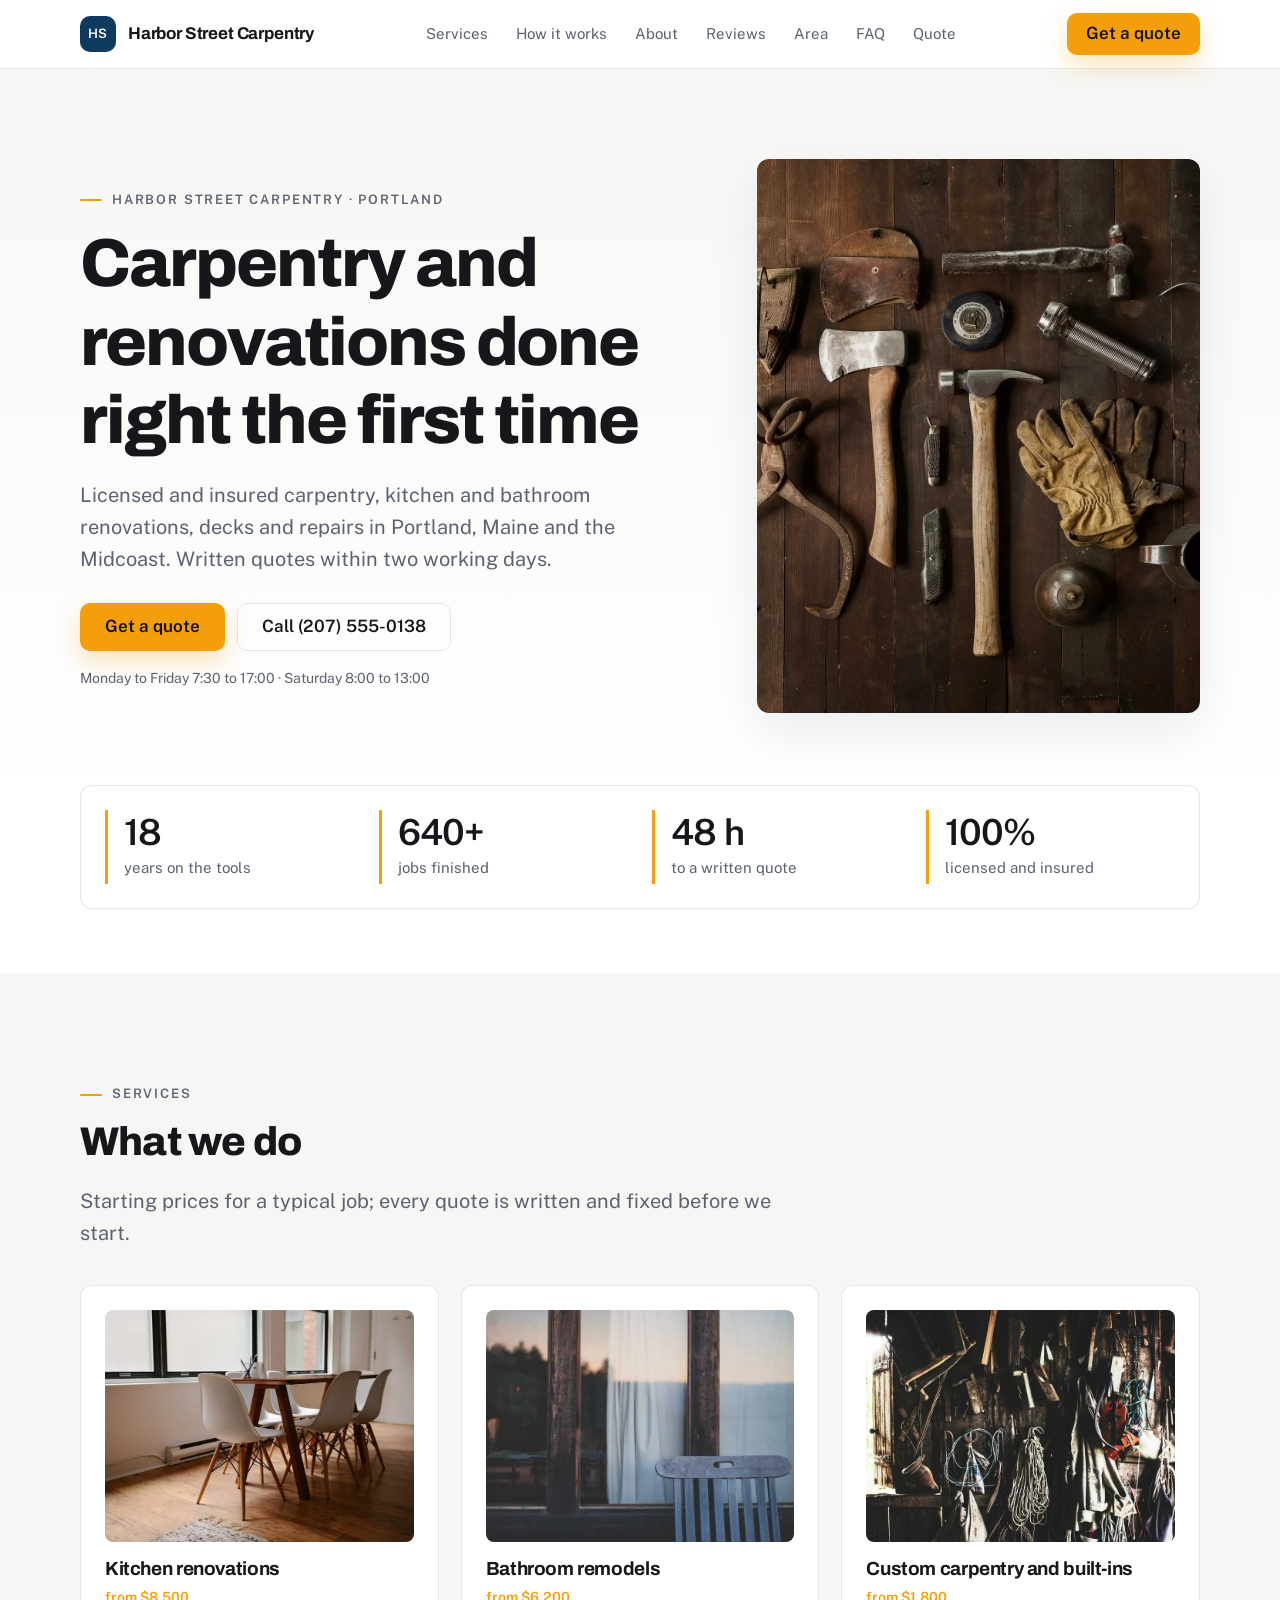
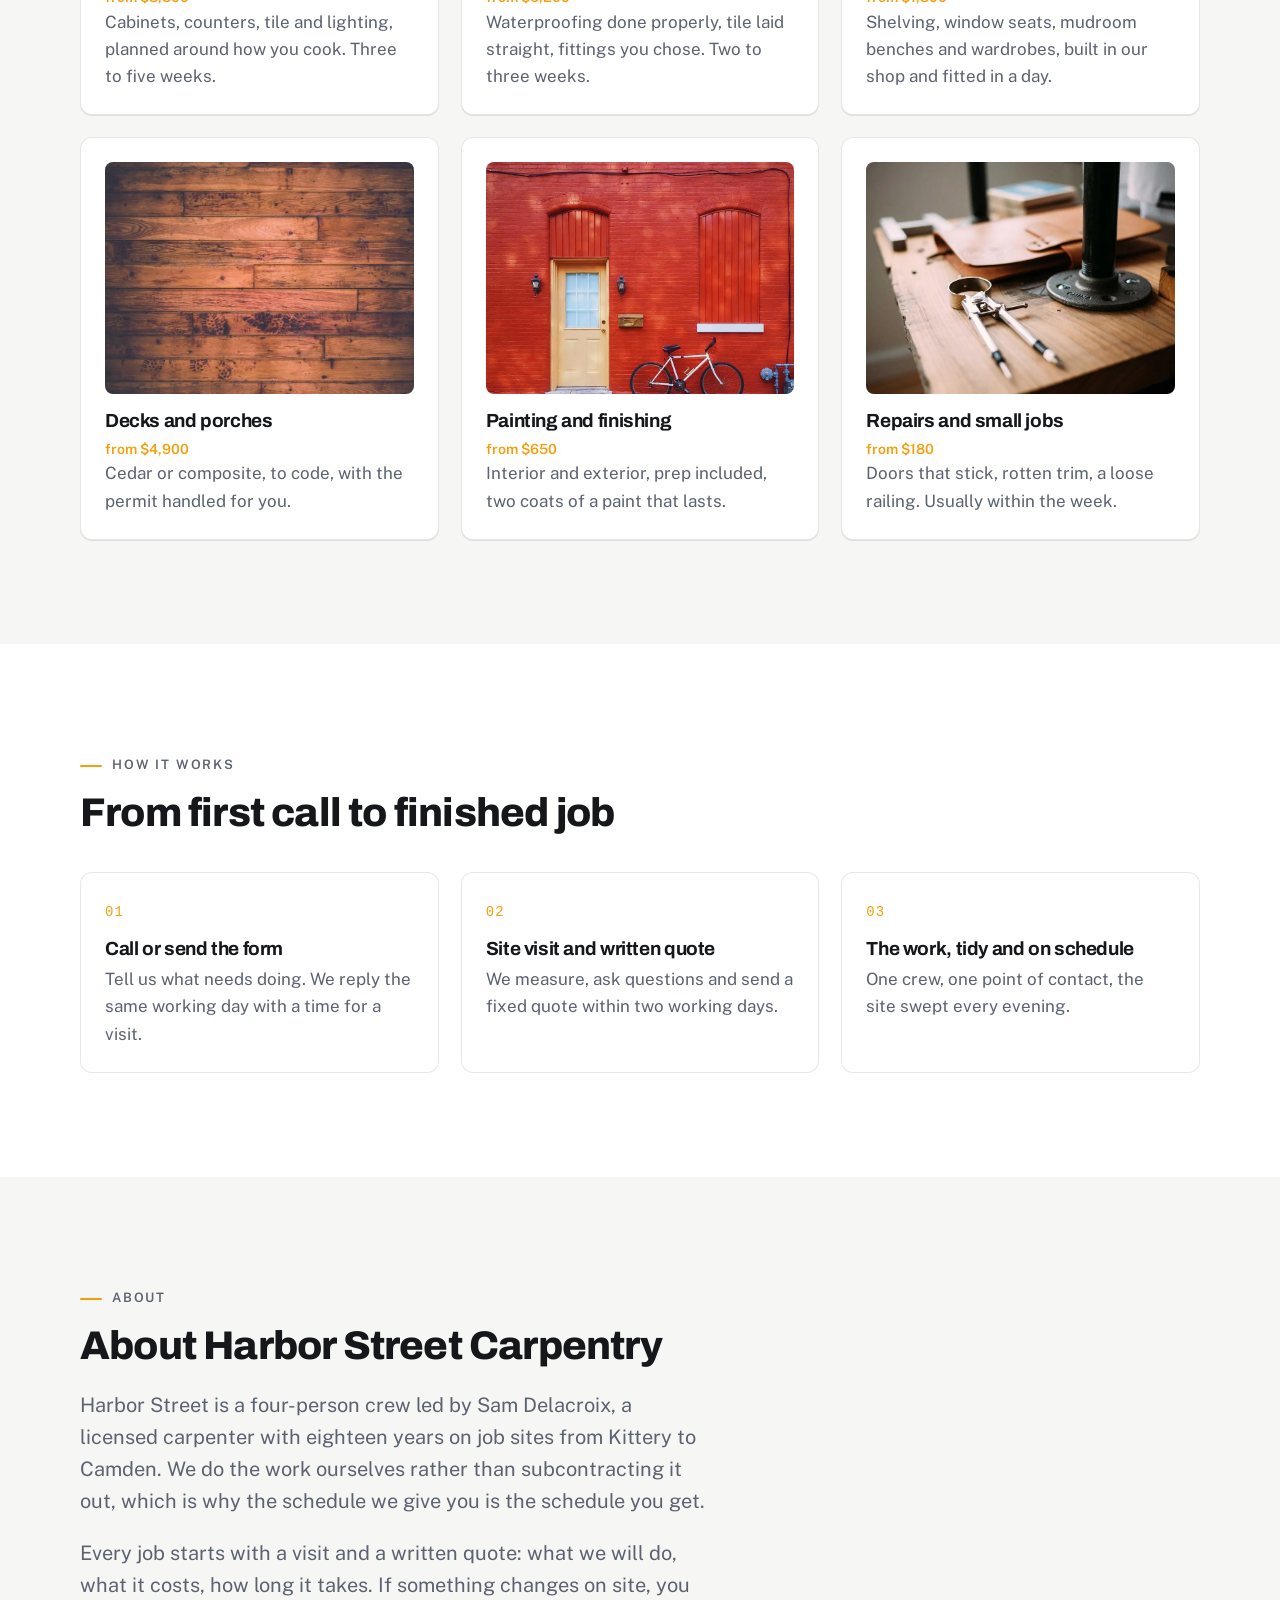
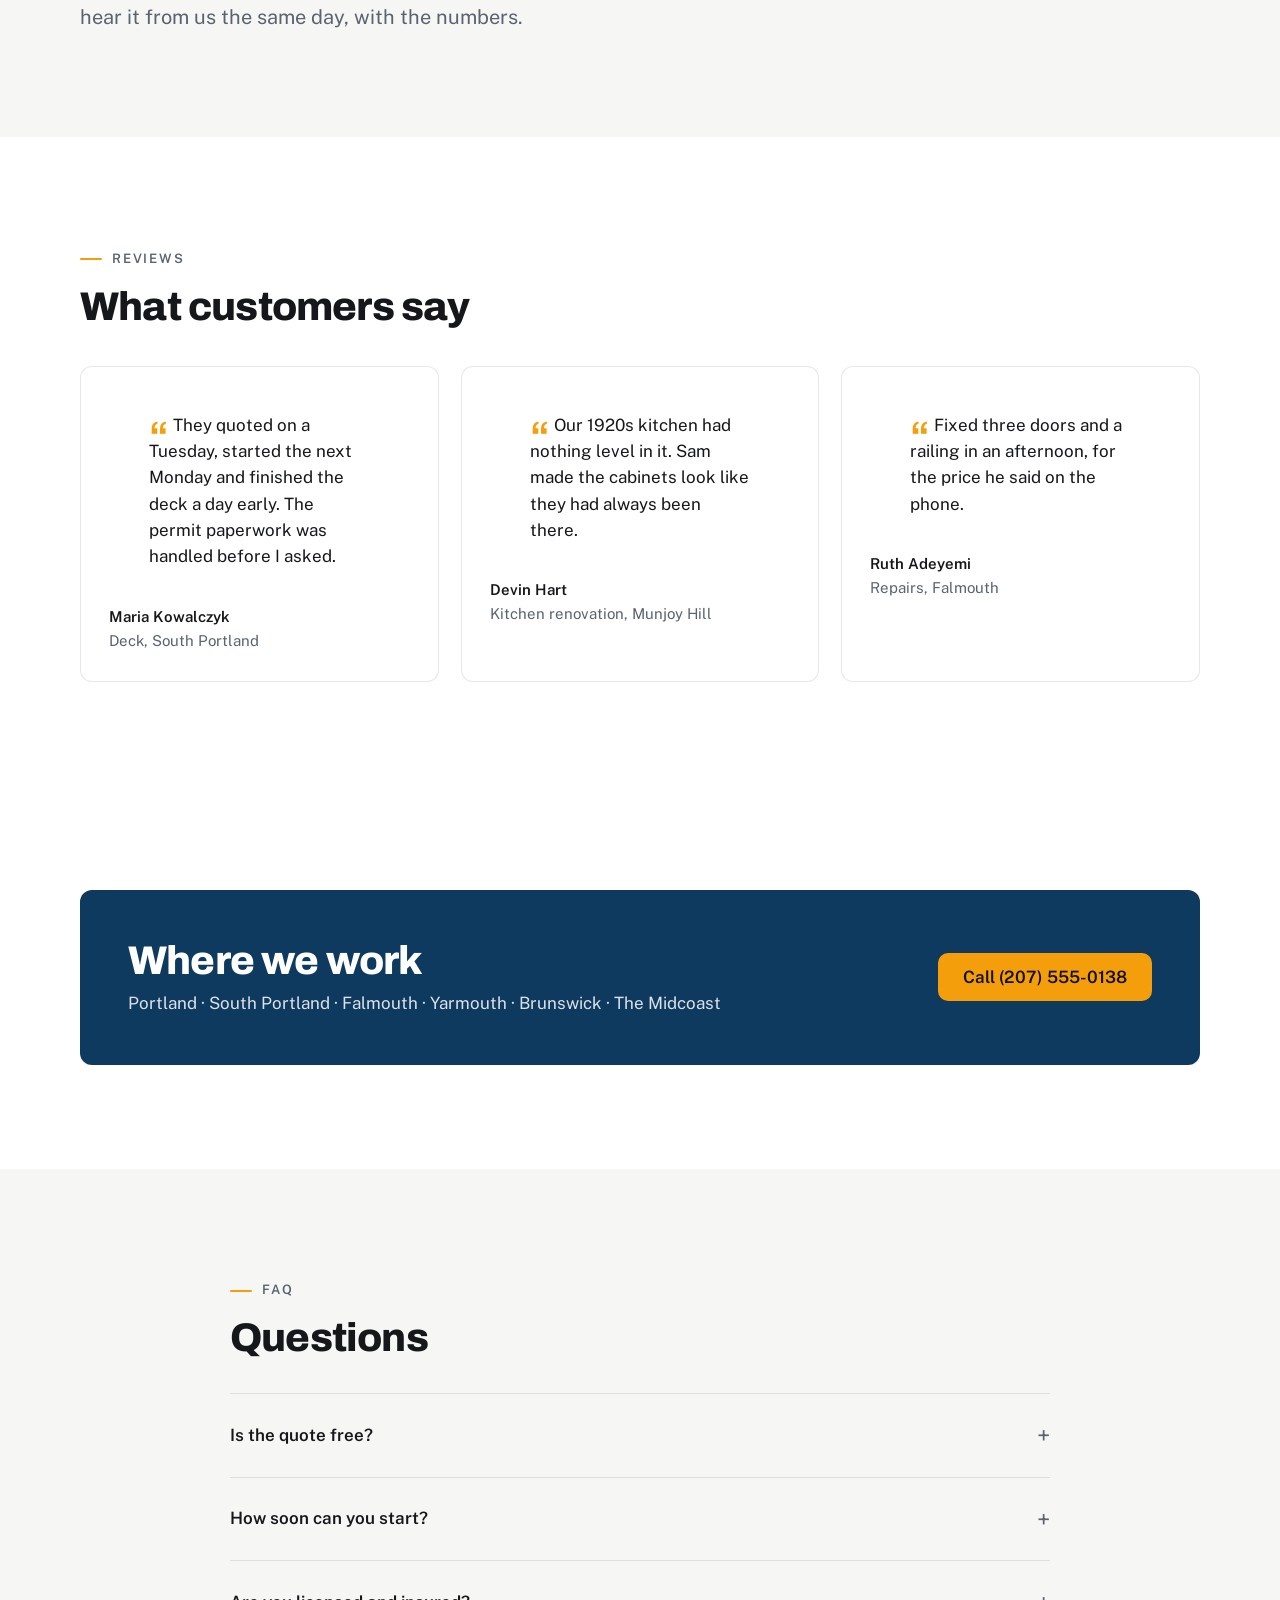
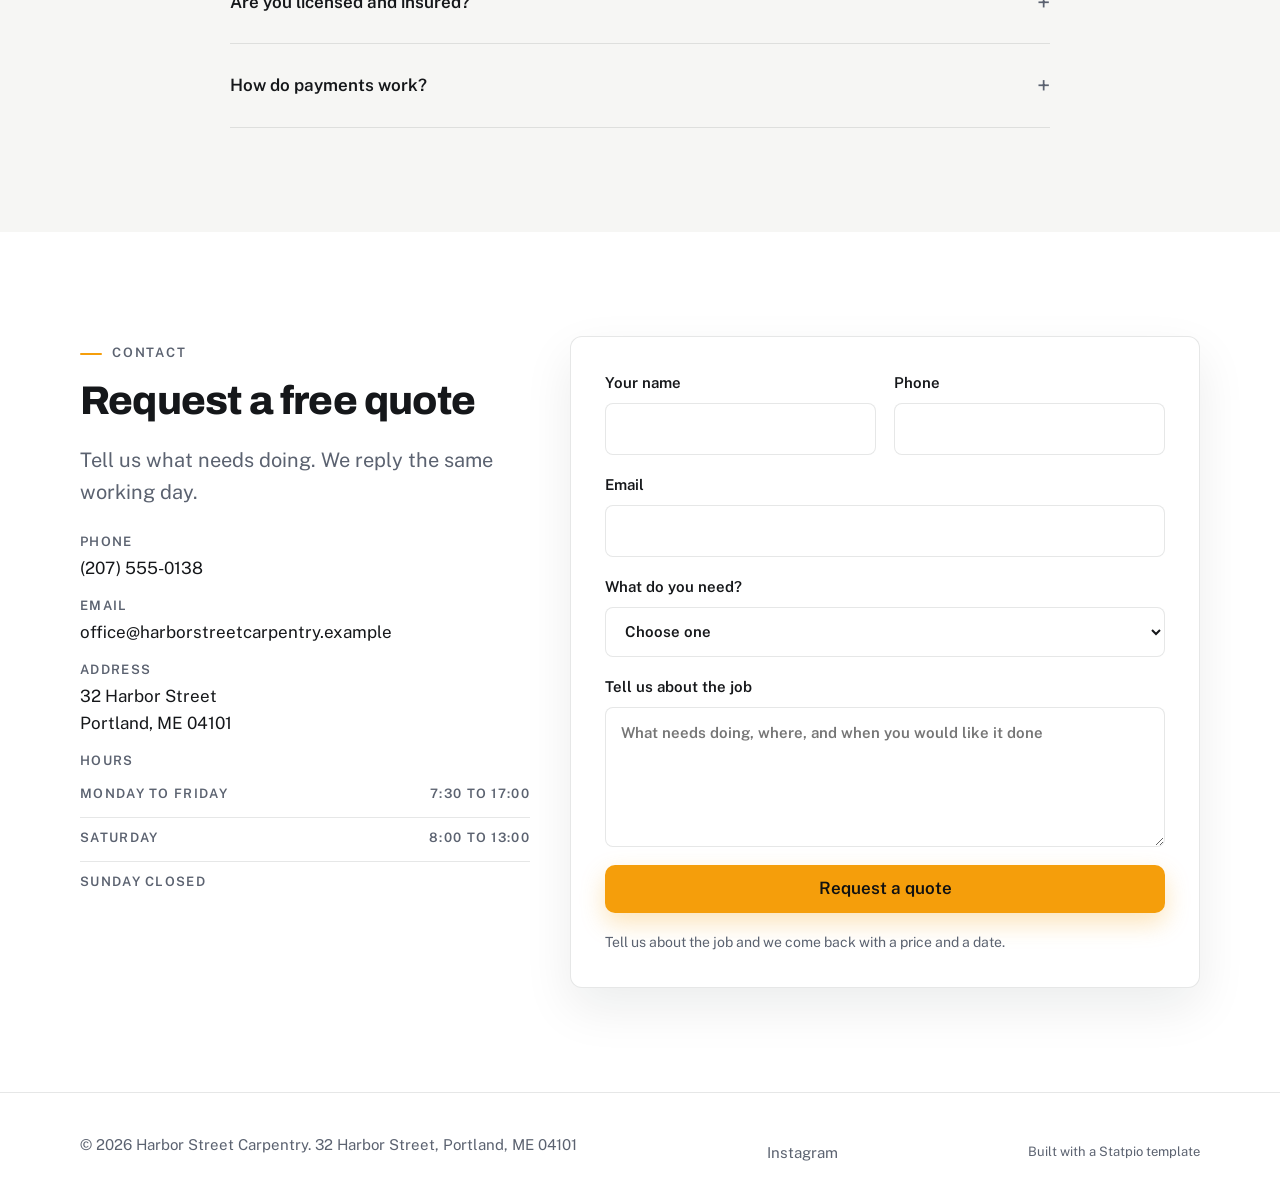
<file: index.html>
<!doctype html>
<html lang="en-US">
<head>
<meta charset="utf-8">
<meta name="viewport" content="width=device-width, initial-scale=1">
<title>Harbor Street Carpentry, renovations in Portland, Maine</title>
<meta name="description" content="Licensed and insured carpentry, kitchen and bathroom renovations, decks and repairs in Portland, Maine and the Midcoast. Written quotes within two working days.">
<meta property="og:type" content="website">
<meta property="og:site_name" content="Harbor Street Carpentry">
<meta property="og:title" content="Harbor Street Carpentry, renovations in Portland, Maine">
<meta property="og:description" content="Licensed and insured carpentry, kitchen and bathroom renovations, decks and repairs in Portland, Maine and the Midcoast. Written quotes within two working days.">
<meta name="twitter:card" content="summary">
<meta name="theme-color" content="#0f3a5f">
<link rel="preload" href="fonts/archivo-700-latin.woff2" as="font" type="font/woff2" crossorigin>
<link rel="preload" href="fonts/public-sans-400-latin.woff2" as="font" type="font/woff2" crossorigin>
<link rel="icon" href="favicon.svg" type="image/svg+xml">
<link rel="manifest" href="site.webmanifest">
<link rel="stylesheet" href="styles.css">
<script type="application/ld+json">{"@context":"https://schema.org","@graph":[{"@type":"HomeAndConstructionBusiness","@id":"#business","name":"Harbor Street Carpentry","description":"Licensed and insured carpentry, kitchen and bathroom renovations, decks and repairs in Portland, Maine and the Midcoast. Written quotes within two working days.","telephone":"(207) 555-0138","email":"office@harborstreetcarpentry.example","address":"32 Harbor Street, Portland, ME 04101","openingHours":["Monday to Friday 7:30 to 17:00","Saturday 8:00 to 13:00","Sunday closed"],"priceRange":"$$","sameAs":["https://www.instagram.com/"],"areaServed":[{"@type":"Place","name":"Portland"},{"@type":"Place","name":"South Portland"},{"@type":"Place","name":"Falmouth"},{"@type":"Place","name":"Yarmouth"},{"@type":"Place","name":"Brunswick"},{"@type":"Place","name":"The Midcoast"}],"hasOfferCatalog":{"@type":"OfferCatalog","name":"Services","itemListElement":[{"@type":"Offer","itemOffered":{"@type":"Service","name":"Kitchen renovations","description":"Cabinets, counters, tile and lighting, planned around how you cook. Three to five weeks."},"description":"from $8,500"},{"@type":"Offer","itemOffered":{"@type":"Service","name":"Bathroom remodels","description":"Waterproofing done properly, tile laid straight, fittings you chose. Two to three weeks."},"description":"from $6,200"},{"@type":"Offer","itemOffered":{"@type":"Service","name":"Custom carpentry and built-ins","description":"Shelving, window seats, mudroom benches and wardrobes, built in our shop and fitted in a day."},"description":"from $1,800"},{"@type":"Offer","itemOffered":{"@type":"Service","name":"Decks and porches","description":"Cedar or composite, to code, with the permit handled for you."},"description":"from $4,900"},{"@type":"Offer","itemOffered":{"@type":"Service","name":"Painting and finishing","description":"Interior and exterior, prep included, two coats of a paint that lasts."},"description":"from $650"},{"@type":"Offer","itemOffered":{"@type":"Service","name":"Repairs and small jobs","description":"Doors that stick, rotten trim, a loose railing. Usually within the week."},"description":"from $180"}]}},{"@type":"FAQPage","mainEntity":[{"@type":"Question","name":"Is the quote free?","acceptedAnswer":{"@type":"Answer","text":"Yes. The visit and the written quote cost nothing and you are not committed to anything."}},{"@type":"Question","name":"How soon can you start?","acceptedAnswer":{"@type":"Answer","text":"Small jobs usually within the week. Kitchens, bathrooms and decks are booked two to six weeks out depending on the season; the quote gives you a start date."}},{"@type":"Question","name":"Are you licensed and insured?","acceptedAnswer":{"@type":"Answer","text":"Yes: Maine licensed, with general liability and workers’ compensation cover. Certificates come with every quote."}},{"@type":"Question","name":"How do payments work?","acceptedAnswer":{"@type":"Answer","text":"A third when we start, a third halfway, the rest when you are happy with the finished work. Card, bank transfer or cheque."}}]}]}</script>
</head>
<body id="top">
<a class="skip" href="#main">Skip to content</a>
<header class="top"><div class="wrap">
<a class="brand" href="#top" aria-label="Harbor Street Carpentry, home"><span class="mark" aria-hidden="true">HS</span><span>Harbor Street Carpentry</span></a>
<nav aria-label="Sections"><a href="#services">Services</a><a href="#process">How it works</a><a href="#about">About</a><a href="#reviews">Reviews</a><a href="#area">Area</a><a href="#faq">FAQ</a><a href="#contact">Quote</a></nav>
<a class="btn btn-primary cta" href="#contact">Get a quote</a>
</div></header>
<main id="main">
<section class="hero" aria-labelledby="hero-title"><div class="wrap inner"><div><p class="eyebrow">Harbor Street Carpentry · Portland</p><h1 id="hero-title">Carpentry and renovations done right the first time</h1><p class="lead">Licensed and insured carpentry, kitchen and bathroom renovations, decks and repairs in Portland, Maine and the Midcoast. Written quotes within two working days.</p><div class="btn-row"><a class="btn btn-primary" href="#contact">Get a quote</a><a class="btn btn-ghost" href="tel:2075550138">Call (207) 555-0138</a></div><p class="form-note" style="margin-top:16px">Monday to Friday 7:30 to 17:00 · Saturday 8:00 to 13:00</p></div><div><img src="images/hero.webp" alt="Carpentry hand tools laid out neatly on a dark workbench" width="1600" height="1300" fetchpriority="high"></div></div></section>
<section class="trust" aria-label="Why people hire us"><div class="wrap"><div class="stats"><div><strong>18</strong><span>years on the tools</span></div><div><strong>640+</strong><span>jobs finished</span></div><div><strong>48 h</strong><span>to a written quote</span></div><div><strong>100%</strong><span>licensed and insured</span></div></div></div></section>
<section id="services" class="soft" aria-labelledby="services-title"><div class="wrap"><p class="eyebrow">Services</p><h2 id="services-title">What we do</h2><p class="lead">Starting prices for a typical job; every quote is written and fixed before we start.</p><div style="margin-top:36px"><div class="grid grid-3"><article class="card"><img src="images/service-2.webp" alt="A bright renovated dining room with wooden table and chairs" width="900" height="601" loading="lazy" decoding="async"><h3>Kitchen renovations</h3><span class="meta">from $8,500</span><p>Cabinets, counters, tile and lighting, planned around how you cook. Three to five weeks.</p></article><article class="card"><img src="images/service-5.webp" alt="A calm white room with a chair by the window" width="900" height="507" loading="lazy" decoding="async"><h3>Bathroom remodels</h3><span class="meta">from $6,200</span><p>Waterproofing done properly, tile laid straight, fittings you chose. Two to three weeks.</p></article><article class="card"><img src="images/service-1.webp" alt="Hand tools hanging on the wall of a workshop" width="900" height="600" loading="lazy" decoding="async"><h3>Custom carpentry and built-ins</h3><span class="meta">from $1,800</span><p>Shelving, window seats, mudroom benches and wardrobes, built in our shop and fitted in a day.</p></article><article class="card"><img src="images/service-3.webp" alt="Freshly sawn timber boards stacked in the sun" width="900" height="600" loading="lazy" decoding="async"><h3>Decks and porches</h3><span class="meta">from $4,900</span><p>Cedar or composite, to code, with the permit handled for you.</p></article><article class="card"><img src="images/service-4.webp" alt="A freshly painted red door with a bicycle leaning beside it" width="900" height="900" loading="lazy" decoding="async"><h3>Painting and finishing</h3><span class="meta">from $650</span><p>Interior and exterior, prep included, two coats of a paint that lasts.</p></article><article class="card"><img src="images/service-6.webp" alt="Tools laid out on a workbench" width="900" height="675" loading="lazy" decoding="async"><h3>Repairs and small jobs</h3><span class="meta">from $180</span><p>Doors that stick, rotten trim, a loose railing. Usually within the week.</p></article></div></div></div></section>
<section id="process" aria-labelledby="process-title"><div class="wrap"><p class="eyebrow">How it works</p><h2 id="process-title">From first call to finished job</h2><div class="steps" style="margin-top:36px"><div><h3>Call or send the form</h3><p>Tell us what needs doing. We reply the same working day with a time for a visit.</p></div><div><h3>Site visit and written quote</h3><p>We measure, ask questions and send a fixed quote within two working days.</p></div><div><h3>The work, tidy and on schedule</h3><p>One crew, one point of contact, the site swept every evening.</p></div></div></div></section>
<section id="about" class="soft" aria-labelledby="about-title"><div class="wrap about-grid"><div><p class="eyebrow">About</p><h2 id="about-title">About Harbor Street Carpentry</h2><p class="lead">Harbor Street is a four-person crew led by Sam Delacroix, a licensed carpenter with eighteen years on job sites from Kittery to Camden. We do the work ourselves rather than subcontracting it out, which is why the schedule we give you is the schedule you get.</p>
<p class="lead">Every job starts with a visit and a written quote: what we will do, what it costs, how long it takes. If something changes on site, you hear it from us the same day, with the numbers.</p></div></div></section>
<section id="reviews" aria-labelledby="reviews-title"><div class="wrap">
<p class="eyebrow">Reviews</p><h2 id="reviews-title">What customers say</h2>
<div class="grid grid-3" style="margin-top:36px"><figure class="quote"><blockquote><p>They quoted on a Tuesday, started the next Monday and finished the deck a day early. The permit paperwork was handled before I asked.</p></blockquote><footer><strong>Maria Kowalczyk</strong>Deck, South Portland</footer></figure><figure class="quote"><blockquote><p>Our 1920s kitchen had nothing level in it. Sam made the cabinets look like they had always been there.</p></blockquote><footer><strong>Devin Hart</strong>Kitchen renovation, Munjoy Hill</footer></figure><figure class="quote"><blockquote><p>Fixed three doors and a railing in an afternoon, for the price he said on the phone.</p></blockquote><footer><strong>Ruth Adeyemi</strong>Repairs, Falmouth</footer></figure></div>
</div></section>
<section id="area" class="area" aria-labelledby="area-title"><div class="wrap"><div class="cta-band"><div><h2 id="area-title">Where we work</h2><p>Portland · South Portland · Falmouth · Yarmouth · Brunswick · The Midcoast</p></div><a class="btn btn-primary" href="tel:2075550138">Call (207) 555-0138</a></div></div></section>
<section id="faq" class="soft" aria-labelledby="faq-title"><div class="wrap" style="max-width:820px">
<p class="eyebrow">FAQ</p><h2 id="faq-title">Questions</h2>
<div class="faq" style="margin-top:32px"><details><summary>Is the quote free?</summary><p>Yes. The visit and the written quote cost nothing and you are not committed to anything.</p></details><details><summary>How soon can you start?</summary><p>Small jobs usually within the week. Kitchens, bathrooms and decks are booked two to six weeks out depending on the season; the quote gives you a start date.</p></details><details><summary>Are you licensed and insured?</summary><p>Yes: Maine licensed, with general liability and workers’ compensation cover. Certificates come with every quote.</p></details><details><summary>How do payments work?</summary><p>A third when we start, a third halfway, the rest when you are happy with the finished work. Card, bank transfer or cheque.</p></details></div>
</div></section>
<section id="contact" aria-labelledby="contact-title"><div class="wrap contact-grid">
<div><p class="eyebrow">Contact</p><h2 id="contact-title">Request a free quote</h2><p class="lead">Tell us what needs doing. We reply the same working day.</p><ul class="contact-list"><li><span>Phone</span><a href="tel:2075550138">(207) 555-0138</a></li><li><span>Email</span><a href="mailto:office@harborstreetcarpentry.example">office@harborstreetcarpentry.example</a></li><li><span>Address</span><address>32 Harbor Street<br>Portland, ME 04101</address></li><li><span>Hours</span><ul class="hours"><li><span>Monday to Friday</span><span>7:30 to 17:00</span></li><li><span>Saturday</span><span>8:00 to 13:00</span></li><li><span>Sunday closed</span></li></ul></li></ul></div>
<div><form class="lead-form" method="POST" aria-label="Request a free quote">
<div class="row"><label>Your name<input type="text" name="name" required autocomplete="name"></label><label>Phone<input type="tel" name="phone" autocomplete="tel" inputmode="tel"></label></div><label>Email<input type="email" name="email" required autocomplete="email"></label><label>What do you need?<select name="service" required><option value="">Choose one</option><option>Kitchen renovations</option><option>Bathroom remodels</option><option>Custom carpentry and built-ins</option><option>Decks and porches</option><option>Painting and finishing</option><option>Repairs and small jobs</option><option>Something else</option></select></label><label>Tell us about the job<textarea name="details" required placeholder="What needs doing, where, and when you would like it done"></textarea></label>
<button class="btn btn-primary" type="submit">Request a quote</button>
<p class="form-note">Tell us about the job and we come back with a price and a date.</p>
</form></div>
</div></section>
</main>
<footer class="footer"><div class="wrap">
<p>© 2026 Harbor Street Carpentry. 32 Harbor Street, Portland, ME 04101</p>
<ul><li><a href="https://www.instagram.com/" rel="noopener" target="_blank">Instagram</a></li></ul><p class="credit"><a href="https://statpio.com/templates" rel="noopener">Built with a Statpio template</a></p>
</div></footer>
</body>
</html>
</file>
<file: styles.css>
@font-face{font-family:"Archivo";font-style:normal;font-weight:700;font-display:swap;src:url("fonts/archivo-700-latin-ext.woff2") format("woff2");unicode-range:U+0100-02BA, U+02BD-02C5, U+02C7-02CC, U+02CE-02D7, U+02DD-02FF, U+0304, U+0308, U+0329, U+1D00-1DBF, U+1E00-1E9F, U+1EF2-1EFF, U+2020, U+20A0-20AB, U+20AD-20C4, U+2113, U+2C60-2C7F, U+A720-A7FF}
@font-face{font-family:"Archivo";font-style:normal;font-weight:700;font-display:swap;src:url("fonts/archivo-700-latin.woff2") format("woff2");unicode-range:U+0000-00FF, U+0131, U+0152-0153, U+02BB-02BC, U+02C6, U+02DA, U+02DC, U+0304, U+0308, U+0329, U+2000-206F, U+20AC, U+2122, U+2191, U+2193, U+2212, U+2215, U+FEFF, U+FFFD}
@font-face{font-family:"Archivo";font-style:normal;font-weight:800;font-display:swap;src:url("fonts/archivo-800-latin-ext.woff2") format("woff2");unicode-range:U+0100-02BA, U+02BD-02C5, U+02C7-02CC, U+02CE-02D7, U+02DD-02FF, U+0304, U+0308, U+0329, U+1D00-1DBF, U+1E00-1E9F, U+1EF2-1EFF, U+2020, U+20A0-20AB, U+20AD-20C4, U+2113, U+2C60-2C7F, U+A720-A7FF}
@font-face{font-family:"Archivo";font-style:normal;font-weight:800;font-display:swap;src:url("fonts/archivo-800-latin.woff2") format("woff2");unicode-range:U+0000-00FF, U+0131, U+0152-0153, U+02BB-02BC, U+02C6, U+02DA, U+02DC, U+0304, U+0308, U+0329, U+2000-206F, U+20AC, U+2122, U+2191, U+2193, U+2212, U+2215, U+FEFF, U+FFFD}
@font-face{font-family:"Public Sans";font-style:normal;font-weight:400;font-display:swap;src:url("fonts/public-sans-400-latin-ext.woff2") format("woff2");unicode-range:U+0100-02BA, U+02BD-02C5, U+02C7-02CC, U+02CE-02D7, U+02DD-02FF, U+0304, U+0308, U+0329, U+1D00-1DBF, U+1E00-1E9F, U+1EF2-1EFF, U+2020, U+20A0-20AB, U+20AD-20C4, U+2113, U+2C60-2C7F, U+A720-A7FF}
@font-face{font-family:"Public Sans";font-style:normal;font-weight:400;font-display:swap;src:url("fonts/public-sans-400-latin.woff2") format("woff2");unicode-range:U+0000-00FF, U+0131, U+0152-0153, U+02BB-02BC, U+02C6, U+02DA, U+02DC, U+0304, U+0308, U+0329, U+2000-206F, U+20AC, U+2122, U+2191, U+2193, U+2212, U+2215, U+FEFF, U+FFFD}
@font-face{font-family:"Public Sans";font-style:normal;font-weight:600;font-display:swap;src:url("fonts/public-sans-600-latin-ext.woff2") format("woff2");unicode-range:U+0100-02BA, U+02BD-02C5, U+02C7-02CC, U+02CE-02D7, U+02DD-02FF, U+0304, U+0308, U+0329, U+1D00-1DBF, U+1E00-1E9F, U+1EF2-1EFF, U+2020, U+20A0-20AB, U+20AD-20C4, U+2113, U+2C60-2C7F, U+A720-A7FF}
@font-face{font-family:"Public Sans";font-style:normal;font-weight:600;font-display:swap;src:url("fonts/public-sans-600-latin.woff2") format("woff2");unicode-range:U+0000-00FF, U+0131, U+0152-0153, U+02BB-02BC, U+02C6, U+02DA, U+02DC, U+0304, U+0308, U+0329, U+2000-206F, U+20AC, U+2122, U+2191, U+2193, U+2212, U+2215, U+FEFF, U+FFFD}
:root{--display:"Archivo",var(--sans);--text:"Public Sans",var(--sans);--primary:#0f3a5f;--primary-rgb:15 58 95;--on-primary:#ffffff;--accent:#f59e0b;--accent-rgb:245 158 11;--on-accent:#111111;
--bg:#ffffff;--bg-soft:#f6f6f4;--card:#ffffff;--ink:#15171a;--muted:#5b6270;--line:rgba(17,23,26,.1);--shadow:0 20px 50px rgba(17,23,26,.08);
--radius:18px;--radius-sm:12px;--wrap:1120px;--sans:ui-sans-serif,system-ui,-apple-system,"Segoe UI",Roboto,"Helvetica Neue",Arial,sans-serif;--serif:ui-serif,Georgia,"Iowan Old Style","Palatino Linotype","Book Antiqua",Palatino,"Times New Roman",serif;--mono:ui-monospace,SFMono-Regular,Menlo,Consolas,monospace;color-scheme:light}
*,*::before,*::after{box-sizing:border-box}
html{scroll-behavior:smooth;-webkit-text-size-adjust:100%}
@media(prefers-reduced-motion:reduce){html{scroll-behavior:auto}*{transition:none!important;animation:none!important}}
body{margin:0;font-family:var(--text);font-size:1.0625rem;line-height:1.6;color:var(--ink);background:var(--bg);-webkit-font-smoothing:antialiased}
img,svg{max-width:100%;height:auto;display:block}
a{color:inherit}
h1,h2,h3,h4{margin:0;font-family:var(--display);line-height:1.15;letter-spacing:-.015em;text-wrap:balance;overflow-wrap:break-word}
p{margin:0 0 1em}p:last-child{margin-bottom:0}
.skip{position:absolute;left:-999px;top:8px;background:var(--ink);color:var(--bg);padding:10px 14px;border-radius:8px;z-index:100}
.skip:focus{left:8px}
:focus-visible{outline:3px solid var(--accent);outline-offset:3px;border-radius:4px}
.wrap{width:min(var(--wrap),100% - 40px);margin-inline:auto}
section{padding:clamp(56px,9vw,104px) 0}
section.soft{background:var(--bg-soft)}
.eyebrow{display:inline-flex;align-items:center;gap:10px;font-size:.8125rem;font-weight:600;letter-spacing:.14em;text-transform:uppercase;color:var(--muted);margin:0 0 14px}
.eyebrow::before{content:"";width:22px;height:2px;background:var(--accent);border-radius:2px}
h2{font-size:clamp(1.75rem,3.6vw,2.5rem);margin-bottom:.5em}
h3{font-size:1.1875rem;margin-bottom:.35em}
.lead{font-size:clamp(1.0625rem,1.6vw,1.25rem);color:var(--muted);max-width:60ch}
.grid{display:grid;gap:22px}
.grid-2{grid-template-columns:repeat(auto-fit,minmax(min(100%,300px),1fr))}
.grid-3{grid-template-columns:repeat(auto-fit,minmax(min(100%,320px),1fr))}
.card{background:var(--card);border:1px solid var(--line);border-radius:var(--radius);padding:24px;box-shadow:0 1px 0 var(--line)}
.card img{border-radius:var(--radius-sm);width:100%;aspect-ratio:4/3;object-fit:cover;margin-bottom:16px}
.card p{color:var(--muted)}
.card-link{text-decoration:none;color:inherit;display:block}
.card-link:hover{border-color:var(--ink)}
.meta{display:block;font-size:.875rem;color:var(--muted);margin-top:4px}
.btn{display:inline-flex;align-items:center;justify-content:center;gap:10px;min-height:48px;padding:0 24px;border-radius:999px;border:1px solid transparent;font:inherit;font-weight:600;text-decoration:none;cursor:pointer;transition:transform .15s ease,box-shadow .15s ease,background .15s ease}
.btn:hover{transform:translateY(-1px)}
.btn-primary{background:var(--accent);color:var(--on-accent);box-shadow:0 10px 24px rgb(var(--accent-rgb)/.28)}
.btn-ghost{background:transparent;color:var(--ink);border-color:var(--line)}
.btn-ghost:hover{border-color:var(--ink)}
.btn-row{display:flex;flex-wrap:wrap;gap:12px;margin-top:28px}
.top{position:sticky;top:0;z-index:20;background:rgb(255 255 255/.86);backdrop-filter:saturate(1.4) blur(10px);border-bottom:1px solid var(--line)}
.top .wrap{display:flex;align-items:center;justify-content:space-between;gap:20px;min-height:68px}
.brand{display:inline-flex;align-items:center;gap:12px;font-weight:700;text-decoration:none;letter-spacing:-.01em;white-space:nowrap}
.brand span:last-child{font-family:var(--display)}
.brand .mark{width:36px;height:36px;border-radius:10px;background:var(--primary);color:var(--on-primary);display:grid;place-items:center;font-size:.8125rem;font-weight:800;letter-spacing:.02em}
.brand{flex-shrink:0}
.top nav{display:flex;flex:1 1 0;min-width:0;gap:4px;overflow-x:auto;scrollbar-width:none;-webkit-overflow-scrolling:touch;mask-image:linear-gradient(90deg,transparent,#000 18px,#000 calc(100% - 18px),transparent)}
.top nav::-webkit-scrollbar{display:none}
.top nav a{padding:10px 12px;border-radius:999px;text-decoration:none;font-size:.9375rem;font-weight:500;color:var(--muted);white-space:nowrap}
.top nav a:hover{color:var(--ink);background:var(--bg-soft)}
.top .cta{display:none}
@media(min-width:900px){.top .cta{display:inline-flex;min-height:42px;padding:0 18px}.top nav{mask-image:none;flex:0 1 auto;justify-content:flex-end}}
.stats{display:grid;grid-template-columns:repeat(auto-fit,minmax(140px,1fr));gap:18px;margin-top:36px}
.stats div{border-top:2px solid var(--accent);padding-top:14px}
.stats strong{display:block;font-size:clamp(1.75rem,3vw,2.25rem);letter-spacing:-.02em;line-height:1}
.stats span{display:block;color:var(--muted);font-size:.9375rem;margin-top:6px}
.tags{display:flex;flex-wrap:wrap;gap:10px;margin:0;padding:0;list-style:none}
.tags li{padding:8px 14px;border-radius:999px;background:var(--bg-soft);border:1px solid var(--line);font-size:.9375rem}
.quote{background:var(--card);border:1px solid var(--line);border-radius:var(--radius);padding:28px;margin:0;display:flex;flex-direction:column;gap:18px}
.quote p{font-size:1.0625rem;line-height:1.55}
.quote p::before{content:"\201C";color:var(--accent);font-size:2.5rem;line-height:0;vertical-align:-.45em;margin-right:4px;font-family:var(--display)}
.quote footer{font-size:.9375rem;color:var(--muted)}
.quote footer strong{color:var(--ink);display:block}
.faq details{border-top:1px solid var(--line);padding:6px 0}
.faq details:last-child{border-bottom:1px solid var(--line)}
.faq summary{cursor:pointer;list-style:none;display:flex;justify-content:space-between;align-items:center;gap:20px;padding:16px 0;font-weight:600;font-size:1.0625rem}
.faq summary::-webkit-details-marker{display:none}
.faq summary::after{content:"+";font-size:1.5rem;font-weight:400;color:var(--muted);transition:transform .2s}
.faq details[open] summary::after{transform:rotate(45deg)}
.faq details p{color:var(--muted);padding-bottom:16px}
.facts{display:grid;grid-template-columns:repeat(auto-fit,minmax(min(100%,220px),1fr));gap:18px;margin:0}
.facts div{background:var(--card);border:1px solid var(--line);border-radius:var(--radius-sm);padding:18px 20px}
.facts dt{font-size:.8125rem;text-transform:uppercase;letter-spacing:.1em;color:var(--muted);font-weight:600;margin-bottom:6px}
.facts dd{margin:0;font-weight:500}
.facts dd a{color:inherit;text-decoration:none}.facts dd a:hover{text-decoration:underline}
.hours{list-style:none;margin:0;padding:0}
.hours li{display:flex;justify-content:space-between;gap:16px;padding:10px 0;border-bottom:1px solid var(--line)}
.hours li:last-child{border-bottom:0}
address{font-style:normal}
.contact-grid{display:grid;gap:40px;align-items:start}
@media(min-width:900px){.contact-grid{grid-template-columns:minmax(0,5fr) minmax(0,7fr)}}
.contact-list{list-style:none;margin:24px 0 0;padding:0;display:grid;gap:14px}
.contact-list a{color:var(--ink);text-decoration:none;font-weight:500}.contact-list a:hover{text-decoration:underline}
.contact-list span{display:block;font-size:.8125rem;text-transform:uppercase;letter-spacing:.1em;color:var(--muted);font-weight:600;margin-bottom:2px}
form.lead-form{background:var(--card);border:1px solid var(--line);border-radius:var(--radius);padding:clamp(22px,4vw,34px);display:grid;gap:18px;box-shadow:var(--shadow)}
form.lead-form .row{display:grid;gap:18px}
@media(min-width:640px){form.lead-form .row{grid-template-columns:1fr 1fr}}
label{display:grid;gap:8px;font-weight:600;font-size:.9375rem}
input,textarea,select{font:inherit;color:var(--ink);background:var(--bg);padding:13px 15px;border:1px solid var(--line);border-radius:var(--radius-sm);width:100%;min-height:50px}
input:focus,textarea:focus,select:focus{outline:2px solid var(--primary);outline-offset:1px;border-color:transparent}
textarea{min-height:140px;resize:vertical}
.form-note{font-size:.875rem;color:var(--muted);margin:0}
.footer{padding:40px 0 32px;border-top:1px solid var(--line);color:var(--muted);font-size:.9375rem}
.footer .wrap{display:flex;flex-wrap:wrap;gap:16px 32px;justify-content:space-between;align-items:center}
.footer ul{list-style:none;margin:0;padding:0;display:flex;flex-wrap:wrap;gap:6px 18px}
.footer a{color:var(--muted);text-decoration:none}.footer a:hover{color:var(--ink);text-decoration:underline}
.footer .credit{font-size:.8125rem}
.gallery{display:grid;gap:14px;grid-template-columns:repeat(auto-fill,minmax(min(100%,240px),1fr))}
.gallery figure{margin:0}
.gallery img{border-radius:var(--radius-sm);width:100%;aspect-ratio:1/1;object-fit:cover}
.gallery figcaption{font-size:.875rem;color:var(--muted);margin-top:8px}
.steps{display:grid;gap:22px;counter-reset:step}
@media(min-width:760px){.steps{grid-template-columns:repeat(3,1fr)}}
.steps div{position:relative;padding:28px 24px 24px;background:var(--card);border:1px solid var(--line);border-radius:var(--radius)}
.steps div::before{counter-increment:step;content:"0" counter(step);display:block;font-family:var(--mono);font-size:.875rem;color:var(--accent);margin-bottom:14px;letter-spacing:.08em}
.steps p{color:var(--muted);margin:0}
.cta-band{background:var(--primary);color:var(--on-primary);border-radius:var(--radius);padding:clamp(28px,5vw,48px);display:flex;flex-wrap:wrap;gap:24px;align-items:center;justify-content:space-between}
.cta-band h2{margin:0;color:inherit}
.cta-band p{margin:6px 0 0;opacity:.85}
.cta-band .btn-primary{box-shadow:none}


:root{--radius:12px;--radius-sm:8px}
.btn{border-radius:10px}
h1,h2,h3{letter-spacing:-.02em;font-weight:800}
h3{font-weight:700}
.hero{padding:0;background:linear-gradient(180deg,var(--bg-soft),var(--bg))}
.hero .inner{display:grid;gap:36px;align-items:center;padding:clamp(48px,7vw,96px) 0 clamp(40px,6vw,72px)}
@media(min-width:900px){.hero .inner{grid-template-columns:7fr 5fr;gap:56px}}
.hero h1{font-size:clamp(2.5rem,5.6vw,4.25rem);font-weight:800;letter-spacing:-.03em}
.hero .lead{margin-top:20px}
.hero img{border-radius:var(--radius);aspect-ratio:4/5;object-fit:cover;width:100%;box-shadow:var(--shadow)}
.hero .phone{display:inline-flex;align-items:center;gap:10px;font-size:1.25rem;font-weight:700;text-decoration:none;color:var(--ink)}
.hero .phone small{display:block;font-size:.8125rem;font-weight:500;color:var(--muted)}
.trust{padding:0 0 clamp(40px,6vw,64px)}
.trust .stats{margin-top:0;background:var(--card);border:1px solid var(--line);border-radius:var(--radius);padding:24px;gap:24px}
.trust .stats div{border-top:0;border-left:3px solid var(--accent);padding:4px 0 4px 16px}
.card h3{display:flex;justify-content:space-between;gap:12px;align-items:baseline}
.card .meta{margin:0;color:var(--accent);font-weight:700;white-space:nowrap}
.area ul.tags li{font-weight:500}
.about-grid{display:grid;gap:40px;align-items:center}
@media(min-width:900px){.about-grid{grid-template-columns:7fr 5fr}}
</file>
